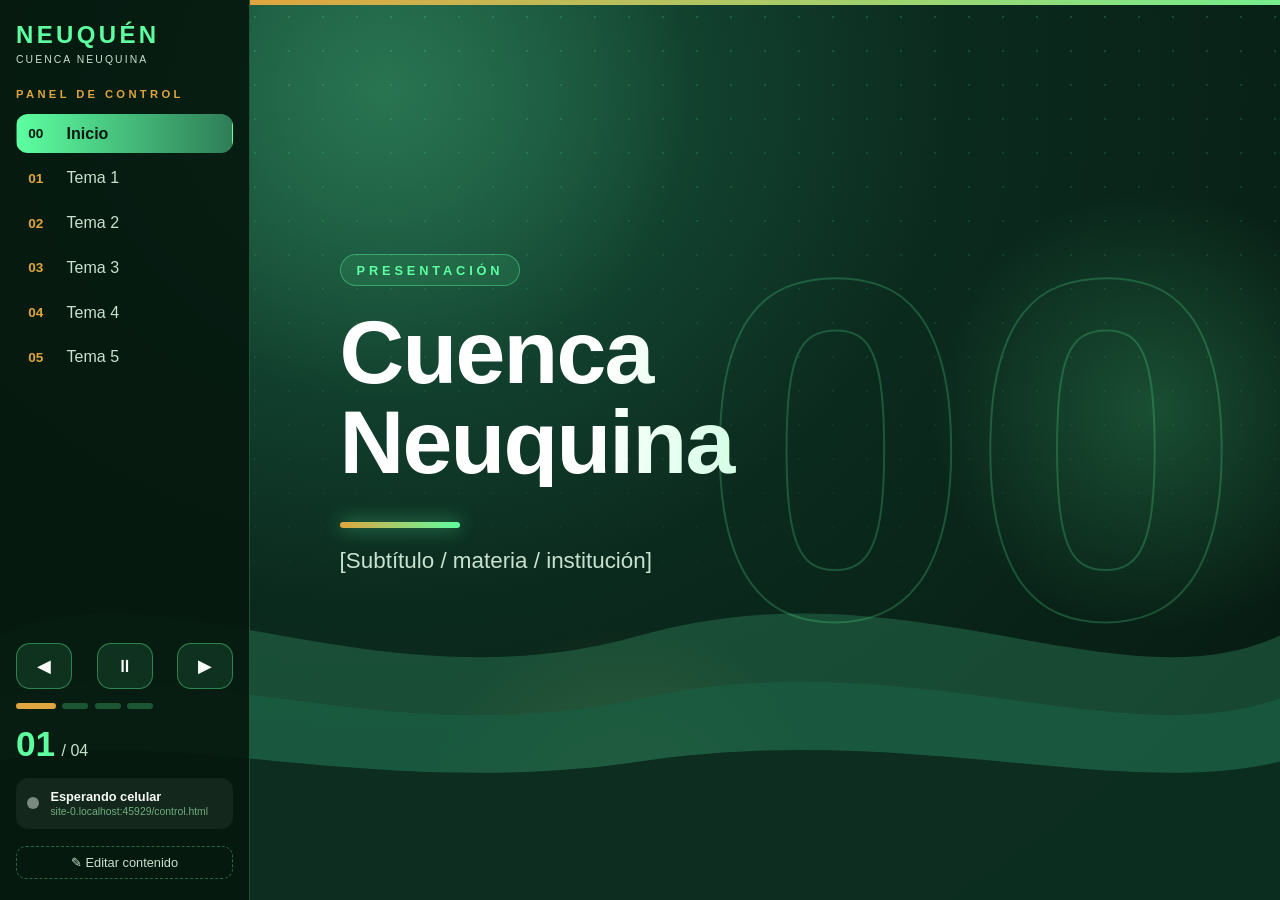
<file: index.html>
<!DOCTYPE html>
<html lang="es">
<head>
<meta charset="UTF-8">
<meta name="viewport" content="width=device-width,initial-scale=1">
<title>Cuenca Neuquina</title>
<link rel="stylesheet" href="css/estilos.css">
</head>
<body data-vista="inicio">
<div class="fondo"><div class="orbe o1"></div><div class="orbe o2"></div><div class="orbe o3"></div><div class="rejilla"></div>
<svg class="estrato e1" viewBox="0 0 2400 200" preserveAspectRatio="none"><path d="M0,60 C150,20 350,100 600,60 S1050,100 1200,60 C1350,20 1550,100 1800,60 S2250,100 2400,60 L2400,200 L0,200Z"/></svg>
<svg class="estrato e2" viewBox="0 0 2400 200" preserveAspectRatio="none"><path d="M0,60 C150,20 350,100 600,60 S1050,100 1200,60 C1350,20 1550,100 1800,60 S2250,100 2400,60 L2400,200 L0,200Z"/></svg>
<svg class="estrato e3" viewBox="0 0 2400 200" preserveAspectRatio="none"><path d="M0,60 C150,20 350,100 600,60 S1050,100 1200,60 C1350,20 1550,100 1800,60 S2250,100 2400,60 L2400,200 L0,200Z"/></svg></div>
<div class="barra"></div>
<aside class="panel">
  <div class="marca"><b>NEUQUÉN</b><small>Cuenca Neuquina</small></div>
  <h3>Panel de control</h3>
  <nav id="nav"></nav>
  <div class="mandos"><button id="btn-ant" title="Anterior (←)">◀</button><button id="btn-play" title="Pausa / Play (espacio)">⏸</button><button id="btn-sig" title="Siguiente (→)">▶</button></div>
  <div class="puntos"></div>
  <div class="contador"><b id="cont-n">01</b><span id="cont-t">/ 01</span></div>
  <div class="remoto"><span class="luz" id="luz"></span><div><strong id="remoto-txt">Esperando celular</strong><small id="remoto-url">...</small></div></div>
  <a class="editar" href="editar.html">✎ Editar contenido</a>
</aside>
<main class="escenario" id="escenario"></main>
<script src="js/config.js"></script>
<script src="js/contenido.js"></script>
<script src="js/presentacion.js"></script>
</body>
</html>
</file>
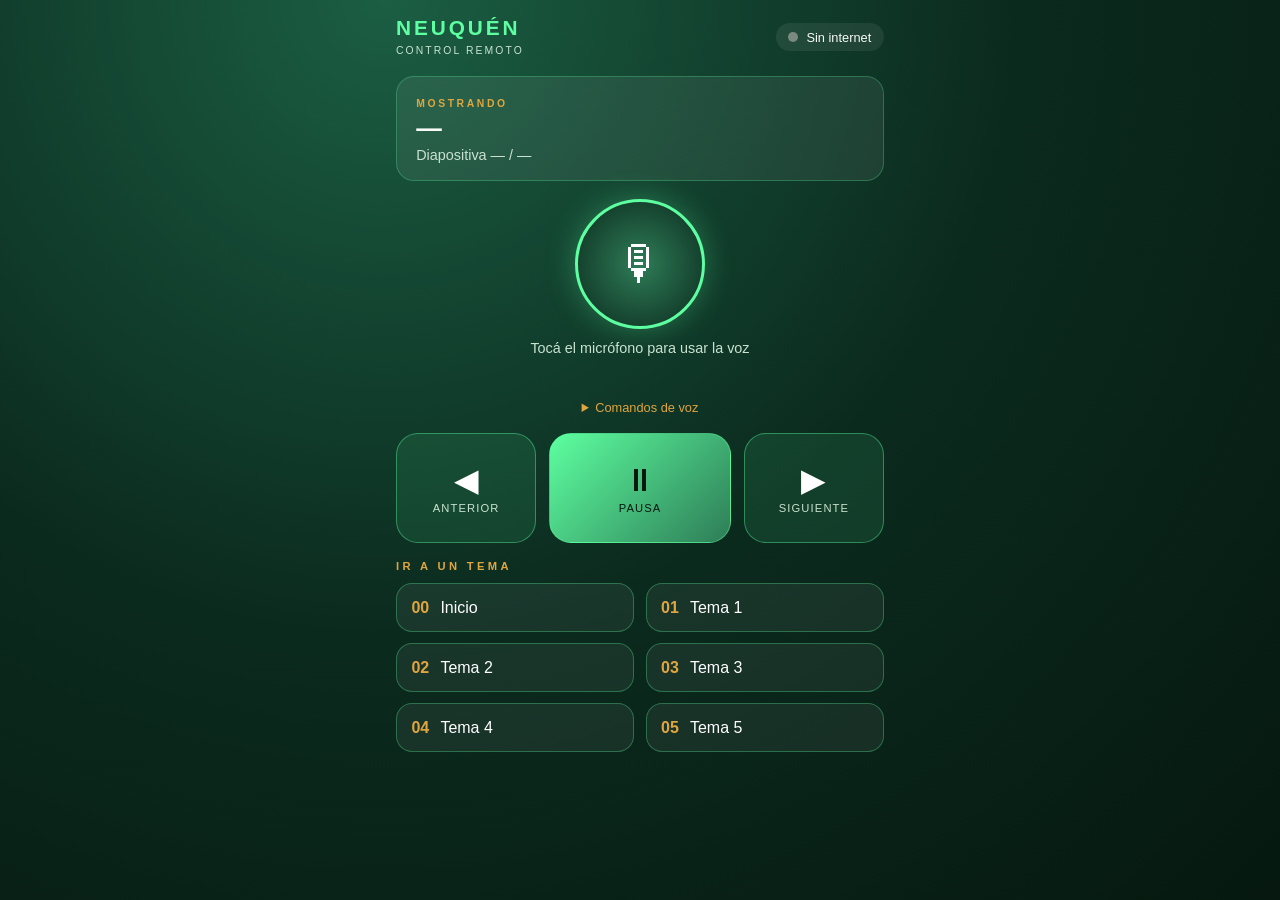
<file: control.html>
<!DOCTYPE html>
<html lang="es">
<head>
<meta charset="UTF-8">
<meta name="viewport" content="width=device-width,initial-scale=1,user-scalable=no">
<meta name="theme-color" content="#06180f">
<title>Control - Cuenca Neuquina</title>
<link rel="stylesheet" href="css/control.css">
</head>
<body>
<header>
  <div><b>NEUQUÉN</b><small>Control remoto</small></div>
  <div class="estado"><span class="luz" id="luz"></span><span id="estado-txt">Conectando...</span></div>
</header>

<section class="ahora">
  <small>Mostrando</small>
  <strong id="ahora-pag">—</strong>
  <span id="ahora-sl">Diapositiva — / —</span>
</section>

<section class="voz">
  <button id="btn-mic" class="mic" aria-label="Activar voz"><span>🎙</span></button>
  <p id="voz-estado">Tocá el micrófono para usar la voz</p>
  <p id="voz-oyo" class="oyo"></p>
  <details><summary>Comandos de voz</summary>
    <p>«siguiente» · «anterior» · «pausa» · «continuar» · «inicio» · «tema 3» · «ir al tema dos» · «primera» · «última»</p>
  </details>
</section>

<section class="mando">
  <button data-cmd="prev" class="grande">◀<small>Anterior</small></button>
  <button data-cmd="toggle" class="grande central" id="btn-toggle">⏸<small>Pausa</small></button>
  <button data-cmd="next" class="grande">▶<small>Siguiente</small></button>
</section>

<section>
  <h2>Ir a un tema</h2>
  <div class="temas" id="temas"></div>
</section>

<script src="js/config.js"></script>
<script src="js/control.js"></script>
</body>
</html>
</file>
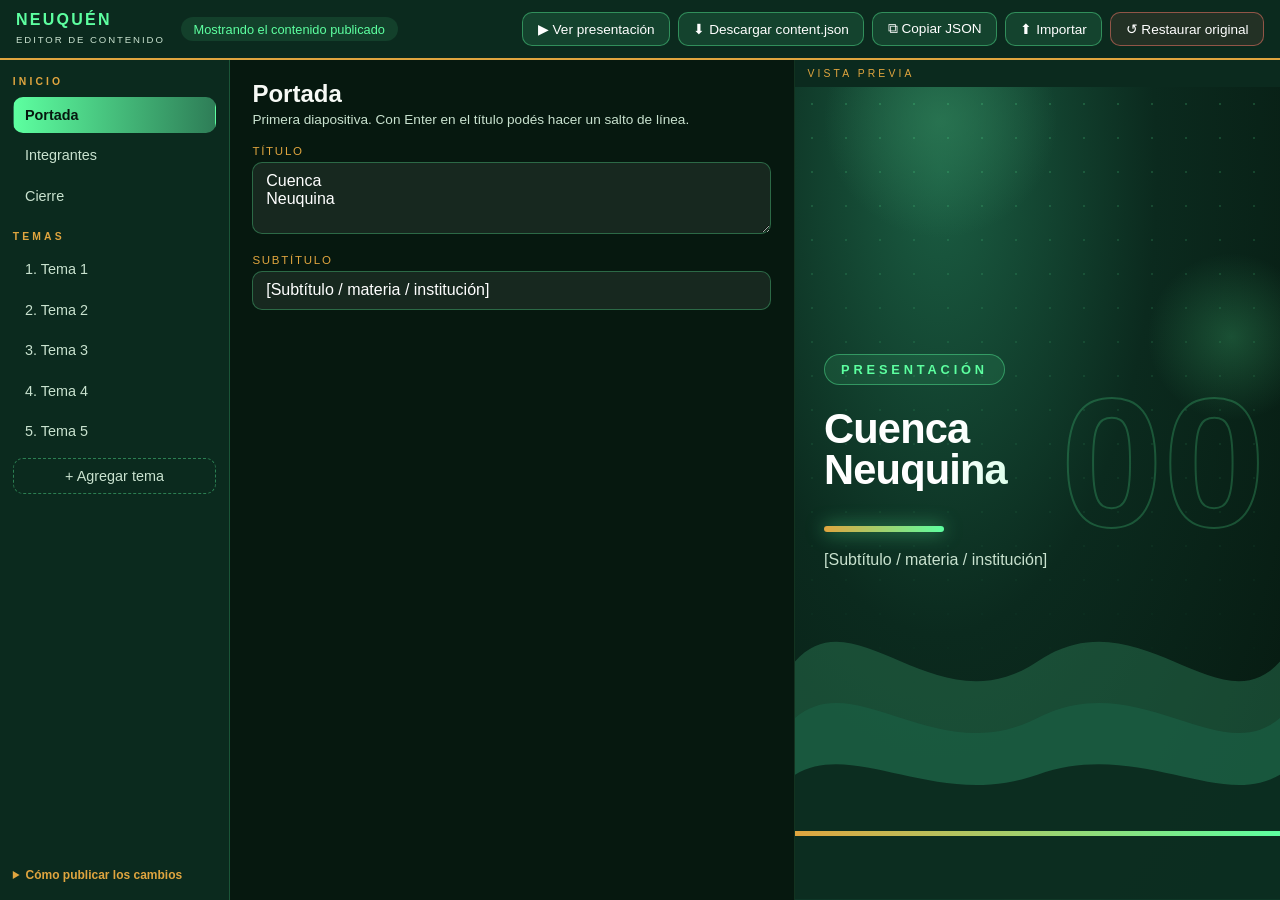
<file: editar.html>
<!DOCTYPE html>
<html lang="es">
<head>
<meta charset="UTF-8">
<meta name="viewport" content="width=device-width,initial-scale=1">
<title>Editor - Cuenca Neuquina</title>
<link rel="stylesheet" href="css/editor.css">
</head>
<body>
<header class="top">
  <div class="logo"><b>NEUQUÉN</b><small>Editor de contenido</small></div>
  <span class="guardado" id="guardado">Cargando…</span>
  <div class="acciones">
    <a class="btn" href="index.html" target="_blank">▶ Ver presentación</a>
    <button class="btn" id="b-descargar">⬇ Descargar content.json</button>
    <button class="btn" id="b-copiar">⧉ Copiar JSON</button>
    <button class="btn" id="b-importar">⬆ Importar</button>
    <button class="btn peligro" id="b-restaurar">↺ Restaurar original</button>
    <input type="file" id="archivo" accept="application/json,.json" hidden>
    <input type="file" id="archivo-img" accept="image/*" hidden>
  </div>
</header>

<div class="marco">
  <aside class="lado" id="lado"></aside>
  <main class="form" id="form"></main>
  <section class="prev">
    <div class="prev-t">Vista previa</div>
    <iframe id="prev" title="Vista previa"></iframe>
  </section>
</div>

<div class="aviso" id="aviso"></div>
<script src="js/contenido.js"></script>
<script src="js/editor.js"></script>
</body>
</html>
</file>
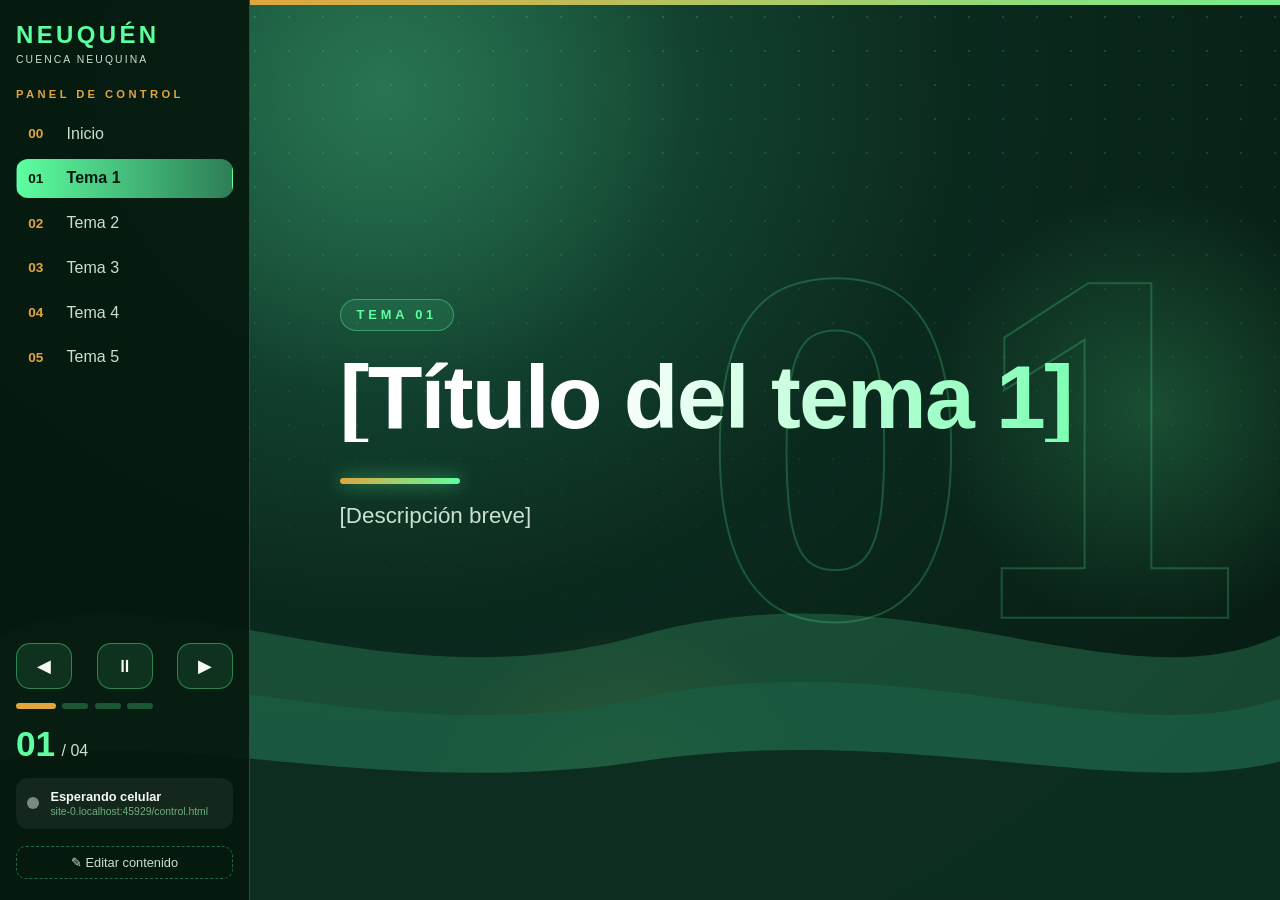
<file: tema.html>
<!DOCTYPE html>
<html lang="es">
<head>
<meta charset="UTF-8">
<meta name="viewport" content="width=device-width,initial-scale=1">
<title>Tema - Cuenca Neuquina</title>
<link rel="stylesheet" href="css/estilos.css">
</head>
<body data-vista="tema">
<div class="fondo"><div class="orbe o1"></div><div class="orbe o2"></div><div class="orbe o3"></div><div class="rejilla"></div>
<svg class="estrato e1" viewBox="0 0 2400 200" preserveAspectRatio="none"><path d="M0,60 C150,20 350,100 600,60 S1050,100 1200,60 C1350,20 1550,100 1800,60 S2250,100 2400,60 L2400,200 L0,200Z"/></svg>
<svg class="estrato e2" viewBox="0 0 2400 200" preserveAspectRatio="none"><path d="M0,60 C150,20 350,100 600,60 S1050,100 1200,60 C1350,20 1550,100 1800,60 S2250,100 2400,60 L2400,200 L0,200Z"/></svg>
<svg class="estrato e3" viewBox="0 0 2400 200" preserveAspectRatio="none"><path d="M0,60 C150,20 350,100 600,60 S1050,100 1200,60 C1350,20 1550,100 1800,60 S2250,100 2400,60 L2400,200 L0,200Z"/></svg></div>
<div class="barra"></div>
<aside class="panel">
  <div class="marca"><b>NEUQUÉN</b><small>Cuenca Neuquina</small></div>
  <h3>Panel de control</h3>
  <nav id="nav"></nav>
  <div class="mandos"><button id="btn-ant" title="Anterior (←)">◀</button><button id="btn-play" title="Pausa / Play (espacio)">⏸</button><button id="btn-sig" title="Siguiente (→)">▶</button></div>
  <div class="puntos"></div>
  <div class="contador"><b id="cont-n">01</b><span id="cont-t">/ 01</span></div>
  <div class="remoto"><span class="luz" id="luz"></span><div><strong id="remoto-txt">Esperando celular</strong><small id="remoto-url">...</small></div></div>
  <a class="editar" href="editar.html">✎ Editar contenido</a>
</aside>
<main class="escenario" id="escenario"></main>
<script src="js/config.js"></script>
<script src="js/contenido.js"></script>
<script src="js/presentacion.js"></script>
</body>
</html>
</file>
<file: css/estilos.css>
/* ===== Paleta Cuenca Neuquina ===== */
:root{
  --verde-950:#06180f;
  --verde-900:#0b2a1e;
  --verde-800:#12402e;
  --verde-700:#1b5e43;
  --verde-600:#2e7d57;
  --verde-400:#6fae7f;
  --verde-neon:#5dffa0;
  --verde-200:#c9e2cf;
  --tierra:#e0a53f;
  --blanco:#f7faf6;
  --dock:250px;
}
*{box-sizing:border-box;margin:0;padding:0}
html,body{height:100%}
body{font-family:"Segoe UI",Arial,sans-serif;background:var(--verde-950);color:var(--blanco);overflow:hidden}

/* ===== Fondo animado: estratos de la cuenca ===== */
.fondo{position:fixed;inset:0;overflow:hidden;
  background:radial-gradient(ellipse at 30% 10%,var(--verde-700) 0,var(--verde-900) 45%,var(--verde-950) 100%)}
.rejilla{position:absolute;inset:0;
  background-image:radial-gradient(rgba(93,255,160,.18) 1px,transparent 1.5px);background-size:34px 34px;
  mask-image:linear-gradient(to bottom,#000,transparent 75%);-webkit-mask-image:linear-gradient(to bottom,#000,transparent 75%)}
.orbe{position:absolute;border-radius:50%}
.o1{width:50vw;height:50vw;left:5vw;top:-18vw;background:radial-gradient(circle,rgba(46,125,87,.7),transparent 68%)}
.o2{width:36vw;height:36vw;right:-8vw;top:20vh;background:radial-gradient(circle,rgba(93,255,160,.2),transparent 68%)}
.o3{width:34vw;height:34vw;left:32vw;bottom:-12vw;background:radial-gradient(circle,rgba(224,165,63,.25),transparent 68%)}
.estrato{position:absolute;left:0;bottom:0;width:200%;height:34%;animation:deriva 40s linear infinite;will-change:transform}
.e1{fill:rgba(46,125,87,.45);height:42%;animation-duration:55s}
.e2{fill:rgba(27,94,67,.7);height:32%;animation-duration:38s;animation-direction:reverse}
.e3{fill:rgba(11,42,30,.92);height:22%;animation-duration:26s}
@keyframes deriva{to{transform:translate3d(-50%,0,0)}}

/* ===== Escenario ===== */
.escenario{position:fixed;inset:0 0 0 var(--dock);overflow:hidden}
.slide{position:absolute;inset:0;display:flex;flex-direction:column;justify-content:center;
  padding:6vh 7vw 14vh;opacity:0;visibility:hidden;transform:translateX(60px);
  transition:opacity .45s ease,transform .45s ease,visibility .45s}
.slide.activa{opacity:1;visibility:visible;transform:none}
.slide.saliendo{transform:translateX(-60px)}
/* número fantasma */
.slide::before{content:attr(data-n);position:absolute;right:3vw;top:50%;transform:translateY(-50%);
  font-size:min(38vw,70vh);font-weight:900;line-height:1;color:transparent;
  -webkit-text-stroke:2px rgba(93,255,160,.22);z-index:-1;pointer-events:none}
/* entrada escalonada */
.slide.activa>*{animation:sube .8s cubic-bezier(.2,.8,.2,1) both}
.slide.activa>*:nth-child(2){animation-delay:.12s}
.slide.activa>*:nth-child(3){animation-delay:.24s}
.slide.activa>*:nth-child(4){animation-delay:.36s}
@keyframes sube{from{opacity:0;transform:translateY(34px)}}

.etiqueta{align-self:flex-start;font-size:.8rem;letter-spacing:.3em;text-transform:uppercase;font-weight:700;
  color:var(--verde-neon);background:rgba(93,255,160,.1);border:1px solid rgba(93,255,160,.4);
  padding:.45rem 1rem;border-radius:99px;margin-bottom:1.4rem;}
h1{font-size:clamp(2.6rem,7vw,6rem);line-height:1;margin-bottom:1rem;font-weight:900;letter-spacing:-.02em;
  background:linear-gradient(100deg,#fff 30%,var(--verde-neon) 100%);-webkit-background-clip:text;background-clip:text;color:transparent}
h2{font-size:clamp(1.9rem,4.4vw,3.4rem);margin-bottom:1.4rem;font-weight:800;letter-spacing:-.01em}
.sub{font-size:clamp(1rem,1.8vw,1.4rem);color:var(--verde-200);max-width:42ch}
.linea{width:120px;height:6px;border-radius:9px;background:linear-gradient(90deg,var(--tierra),var(--verde-neon));margin:1.2rem 0;
  box-shadow:0 0 18px rgba(93,255,160,.6)}

.vacio{border:2px dashed rgba(93,255,160,.4);border-radius:18px;padding:2.4rem;max-width:60ch;
  color:var(--verde-200);background:rgba(255,255,255,.05);}

/* Integrantes */
.integrantes{list-style:none;display:grid;grid-template-columns:repeat(auto-fit,minmax(210px,1fr));gap:1.1rem;max-width:1000px}
.integrantes li{display:flex;align-items:center;gap:.9rem;background:rgba(255,255,255,.07);
  border:1px solid rgba(93,255,160,.25);border-radius:16px;padding:1rem;font-size:1.05rem;transition:.3s}
.integrantes li:hover{transform:translateY(-6px);border-color:var(--verde-neon);box-shadow:0 10px 30px rgba(93,255,160,.18)}
.integrantes em{font-style:normal;font-weight:800;width:46px;height:46px;border-radius:50%;flex:none;display:grid;place-items:center;
  background:linear-gradient(135deg,var(--verde-neon),var(--verde-600));color:var(--verde-950)}

/* Índice de temas */
.temas{display:grid;grid-template-columns:repeat(auto-fit,minmax(190px,1fr));gap:1.1rem;max-width:1050px}
.temas a{position:relative;overflow:hidden;display:block;text-decoration:none;color:var(--blanco);
  background:rgba(255,255,255,.07);border:1px solid rgba(93,255,160,.25);
  border-radius:18px;padding:1.4rem;transition:.3s}
.temas a:hover{transform:translateY(-8px) rotate(-1deg);border-color:var(--verde-neon);box-shadow:0 14px 34px rgba(93,255,160,.22)}
.temas b{display:block;font-size:2.8rem;font-weight:900;color:transparent;-webkit-text-stroke:1.5px var(--tierra)}

/* ===== Panel de control (dock lateral) ===== */
.panel{position:fixed;left:0;top:0;bottom:0;width:var(--dock);z-index:10;display:flex;flex-direction:column;gap:.9rem;
  padding:1.3rem 1rem;background:rgba(6,24,15,.92);border-right:1px solid rgba(93,255,160,.25)}
.marca b{display:block;font-size:1.5rem;font-weight:900;letter-spacing:.14em;color:var(--verde-neon)}
.marca small{color:var(--verde-200);letter-spacing:.2em;text-transform:uppercase;font-size:.65rem}
.panel h3{font-size:.7rem;letter-spacing:.3em;text-transform:uppercase;color:var(--tierra);margin-top:.4rem}
.panel nav{display:flex;flex-direction:column;gap:.35rem;flex:1;overflow-y:auto}
.panel nav a{display:flex;align-items:center;gap:.8rem;color:var(--verde-200);text-decoration:none;padding:.6rem .7rem;border-radius:12px;
  border:1px solid transparent;transition:.25s}
.panel nav a i{font-style:normal;font-weight:800;font-size:.85rem;color:var(--tierra);width:1.6rem}
.panel nav a:hover{background:rgba(93,255,160,.1);border-color:rgba(93,255,160,.3);transform:translateX(4px)}
.panel nav a.actual{background:linear-gradient(90deg,var(--verde-neon),var(--verde-600));color:var(--verde-950);font-weight:700}
.panel nav a.actual i{color:var(--verde-950)}
.mandos{display:flex;justify-content:space-between}
.mandos button{width:56px;height:46px;border-radius:14px;border:1px solid rgba(93,255,160,.4);cursor:pointer;font-size:1.1rem;
  background:rgba(93,255,160,.1);color:var(--blanco);transition:.2s}
.mandos button:hover{background:var(--verde-neon);color:var(--verde-950);box-shadow:0 0 18px rgba(93,255,160,.6)}
.puntos{display:flex;flex-wrap:wrap;gap:.4rem}
.puntos span{width:26px;height:6px;border-radius:9px;background:rgba(93,255,160,.25);cursor:pointer;transition:.3s}
.puntos span.activo{background:var(--tierra);width:40px}
.contador{display:flex;align-items:baseline;gap:.4rem}
.contador b{font-size:2.2rem;font-weight:900;color:var(--verde-neon)}
.contador span{color:var(--verde-200)}
.remoto{display:flex;gap:.7rem;align-items:center;padding:.7rem;border-radius:12px;background:rgba(255,255,255,.06);font-size:.8rem}
.remoto small{display:block;color:var(--verde-400);word-break:break-all;font-size:.65rem;margin-top:2px}
.luz{width:12px;height:12px;border-radius:50%;background:#7a8a80;flex:none}
.luz.on{background:var(--verde-neon);box-shadow:0 0 12px var(--verde-neon);animation:pulso 1.6s infinite}
@keyframes pulso{50%{opacity:.4}}
.barra{position:fixed;left:var(--dock);right:0;top:0;height:5px;width:100%;transform:scaleX(0);transform-origin:left;background:linear-gradient(90deg,var(--tierra),var(--verde-neon));z-index:11}
/* aviso al recibir un comando */
.toast{position:fixed;right:2vw;top:2vh;z-index:20;padding:.7rem 1.2rem;border-radius:99px;font-weight:700;
  background:var(--verde-neon);color:var(--verde-950);opacity:0;transform:translateY(-12px);transition:.3s;pointer-events:none}
.toast.ver{opacity:1;transform:none}

@media(max-width:800px){
  :root{--dock:0px}
  .panel{top:auto;width:100%;height:64px;flex-direction:row;align-items:center;padding:0 .6rem;border-right:0;border-top:1px solid rgba(93,255,160,.3)}
  .panel .marca,.panel h3,.puntos,.contador,.remoto{display:none}
  .panel nav{flex-direction:row}
  .panel nav a span{display:none}
  .escenario{bottom:64px}
  .barra{bottom:64px;top:auto}
  .slide{padding:5vh 6vw}
}

@media(prefers-reduced-motion:reduce){.estrato{animation:none}.slide.activa>*{animation:none}}

/* ===== Contenido editable: texto, listas e imagen ===== */
.cuerpo{display:grid;gap:2rem;align-items:center;max-width:1100px}
.cuerpo.con-imagen{grid-template-columns:1.1fr 1fr}
.texto .sub{max-width:60ch;margin-bottom:.8rem;font-size:clamp(1rem,1.7vw,1.3rem);color:var(--blanco)}
.lista{list-style:none;display:grid;gap:.7rem;font-size:clamp(1rem,1.7vw,1.3rem);max-width:60ch}
.lista li{position:relative;padding-left:1.8rem}
.lista li::before{content:"";position:absolute;left:0;top:.5em;width:.7rem;height:.7rem;border-radius:50%;
  background:var(--verde-neon);box-shadow:0 0 10px rgba(93,255,160,.7)}
.imagen{border-radius:18px;overflow:hidden;border:1px solid rgba(93,255,160,.35);box-shadow:0 14px 40px rgba(0,0,0,.4)}
.imagen img{display:block;width:100%;max-height:52vh;object-fit:cover}
.editar{margin-top:.2rem;text-align:center;font-size:.8rem;color:var(--verde-200);text-decoration:none;
  padding:.5rem;border-radius:10px;border:1px dashed rgba(93,255,160,.35)}
.editar:hover{background:rgba(93,255,160,.12);color:var(--blanco)}

/* Vista previa dentro del editor: sin panel */
body.preview{--dock:0px}
body.preview .panel{display:none}
@media(max-width:800px){.cuerpo.con-imagen{grid-template-columns:1fr}.editar{display:none}}
</file>
<file: css/control.css>
:root{--v950:#06180f;--v900:#0b2a1e;--v700:#1b5e43;--v600:#2e7d57;--neon:#5dffa0;--v200:#c9e2cf;--tierra:#e0a53f}
*{box-sizing:border-box;margin:0;padding:0;-webkit-tap-highlight-color:transparent}
body{font-family:"Segoe UI",Arial,sans-serif;color:#f7faf6;min-height:100vh;padding:1rem 1rem 2rem;
  background:radial-gradient(ellipse at 30% 0,var(--v700),var(--v900) 50%,var(--v950));
  display:flex;flex-direction:column;gap:1.1rem;max-width:520px;margin:0 auto;user-select:none}
header{display:flex;justify-content:space-between;align-items:center}
header b{display:block;font-size:1.3rem;letter-spacing:.14em;color:var(--neon);font-weight:900}
header small{color:var(--v200);letter-spacing:.2em;text-transform:uppercase;font-size:.65rem}
.estado{display:flex;align-items:center;gap:.5rem;font-size:.8rem;background:rgba(255,255,255,.07);padding:.4rem .8rem;border-radius:99px}
.luz{width:10px;height:10px;border-radius:50%;background:#7a8a80}
.luz.on{background:var(--neon);box-shadow:0 0 10px var(--neon)}
.luz.err{background:#ff6b5d}

.ahora{background:rgba(255,255,255,.07);border:1px solid rgba(93,255,160,.25);border-radius:18px;padding:1rem 1.2rem}
.ahora small{color:var(--tierra);letter-spacing:.25em;text-transform:uppercase;font-size:.65rem;font-weight:700}
.ahora strong{display:block;font-size:1.6rem;margin:.2rem 0}
.ahora span{color:var(--v200);font-size:.9rem}

.voz{text-align:center}
.mic{width:130px;height:130px;border-radius:50%;border:3px solid var(--neon);font-size:3rem;cursor:pointer;color:#fff;
  background:radial-gradient(circle,var(--v600),var(--v900));box-shadow:0 0 30px rgba(93,255,160,.3);transition:.2s}
.mic.escuchando{background:radial-gradient(circle,var(--neon),var(--v600));box-shadow:0 0 0 0 rgba(93,255,160,.7);animation:onda 1.4s infinite}
@keyframes onda{to{box-shadow:0 0 0 38px rgba(93,255,160,0)}}
.voz p{margin-top:.7rem;color:var(--v200);font-size:.9rem}
.oyo{min-height:1.4em;color:var(--neon)!important;font-weight:700;font-size:1.05rem!important}
details{margin-top:.6rem;font-size:.8rem;color:var(--v200)}
summary{cursor:pointer;color:var(--tierra)}

.mando{display:grid;grid-template-columns:1fr 1.3fr 1fr;gap:.8rem}
button{font-family:inherit}
.grande{height:110px;border-radius:22px;border:1px solid rgba(93,255,160,.4);background:rgba(93,255,160,.1);color:#fff;
  font-size:2rem;display:flex;flex-direction:column;align-items:center;justify-content:center;gap:.2rem;cursor:pointer;transition:.12s}
.grande small{font-size:.7rem;letter-spacing:.1em;text-transform:uppercase;color:var(--v200)}
.grande:active{transform:scale(.94);background:var(--neon);color:var(--v950)}
.grande:active small{color:var(--v950)}
.central{background:linear-gradient(135deg,var(--neon),var(--v600));color:var(--v950)}
.central small{color:var(--v950)}

h2{font-size:.7rem;letter-spacing:.3em;text-transform:uppercase;color:var(--tierra);margin-bottom:.7rem}
.temas{display:grid;grid-template-columns:1fr 1fr;gap:.7rem}
.temas button{display:flex;align-items:center;gap:.7rem;padding:.9rem;border-radius:16px;text-align:left;cursor:pointer;
  border:1px solid rgba(93,255,160,.3);background:rgba(255,255,255,.06);color:#fff;font-size:1rem}
.temas button i{font-style:normal;font-weight:900;color:var(--tierra)}
.temas button.actual{background:linear-gradient(90deg,var(--neon),var(--v600));color:var(--v950);font-weight:700}
.temas button.actual i{color:var(--v950)}
.temas button:active{transform:scale(.96)}
</file>
<file: css/editor.css>
:root{--v950:#06180f;--v900:#0b2a1e;--v800:#12402e;--v700:#1b5e43;--v600:#2e7d57;--neon:#5dffa0;--v200:#c9e2cf;--tierra:#e0a53f;--rojo:#ff7b6b}
*{box-sizing:border-box;margin:0;padding:0}
html,body{height:100%}
body{font-family:"Segoe UI",Arial,sans-serif;background:var(--v950);color:#f7faf6;display:flex;flex-direction:column;overflow:hidden}

.top{display:flex;align-items:center;gap:1rem;flex-wrap:wrap;padding:.7rem 1rem;background:var(--v900);border-bottom:2px solid var(--tierra)}
.logo b{display:block;color:var(--neon);letter-spacing:.14em;font-weight:900}
.logo small{color:var(--v200);letter-spacing:.2em;text-transform:uppercase;font-size:.6rem}
.guardado{font-size:.8rem;color:var(--neon);background:rgba(93,255,160,.1);padding:.3rem .8rem;border-radius:99px}
.guardado.error{color:var(--rojo);background:rgba(255,123,107,.12)}
.acciones{margin-left:auto;display:flex;gap:.5rem;flex-wrap:wrap}
.btn{font:inherit;font-size:.85rem;color:#fff;text-decoration:none;cursor:pointer;padding:.5rem .9rem;border-radius:10px;
  background:rgba(93,255,160,.12);border:1px solid rgba(93,255,160,.4)}
.btn:hover{background:var(--neon);color:var(--v950)}
.btn.peligro{border-color:rgba(255,123,107,.5);background:rgba(255,123,107,.1)}
.btn.peligro:hover{background:var(--rojo);color:var(--v950)}
.btn.chico{padding:.3rem .6rem;font-size:.8rem}

.marco{flex:1;display:grid;grid-template-columns:230px minmax(320px,1fr) minmax(280px,38%);min-height:0}
.lado{background:var(--v900);border-right:1px solid rgba(93,255,160,.2);padding:1rem .8rem;overflow-y:auto;display:flex;flex-direction:column;gap:.3rem}
.lado h3{font-size:.65rem;letter-spacing:.3em;text-transform:uppercase;color:var(--tierra);margin:.8rem 0 .3rem}
.lado h3:first-child{margin-top:0}
.lado button{font:inherit;text-align:left;color:var(--v200);background:none;border:1px solid transparent;border-radius:10px;
  padding:.55rem .7rem;cursor:pointer;font-size:.9rem}
.lado button:hover{background:rgba(93,255,160,.1)}
.lado button.sel{background:linear-gradient(90deg,var(--neon),var(--v600));color:var(--v950);font-weight:700}
.lado .nuevo{border:1px dashed rgba(93,255,160,.4);text-align:center;margin-top:.3rem}
.ayuda{margin-top:auto;padding-top:1rem;font-size:.75rem;color:var(--v200);line-height:1.5}
.ayuda summary{cursor:pointer;color:var(--tierra);font-weight:700}
.ayuda ol{margin:.5rem 0 0 1.1rem}

.form{padding:1.2rem 1.4rem 3rem;overflow-y:auto}
.form h1{font-size:1.5rem;margin-bottom:.3rem}
.form .nota{color:var(--v200);font-size:.85rem;margin-bottom:1.1rem}
.campo{display:block;margin-bottom:1rem}
.campo>span{display:block;font-size:.72rem;letter-spacing:.15em;text-transform:uppercase;color:var(--tierra);margin-bottom:.3rem}
.campo small{display:block;color:var(--v200);font-size:.75rem;margin-top:.25rem}
input[type=text],textarea{width:100%;font:inherit;color:#fff;background:rgba(255,255,255,.07);border:1px solid rgba(93,255,160,.3);
  border-radius:10px;padding:.6rem .8rem}
textarea{resize:vertical;min-height:4.5rem}
input:focus,textarea:focus{outline:2px solid var(--neon);border-color:transparent}
.barra-tema{display:flex;gap:.5rem;flex-wrap:wrap;margin:.3rem 0 1.2rem}
.diap{background:rgba(255,255,255,.05);border:1px solid rgba(93,255,160,.25);border-radius:16px;padding:1rem;margin-bottom:1rem}
.diap-cab{display:flex;align-items:center;gap:.4rem;margin-bottom:.8rem}
.diap-cab b{color:var(--neon);margin-right:auto}
.fila{display:flex;gap:.5rem;margin-bottom:.5rem}
.fila input{flex:1}
.miniatura{max-height:90px;max-width:100%;border-radius:8px;margin-top:.5rem;display:block}
.img-fila{display:flex;gap:.5rem}
.img-fila input{flex:1}

.prev{border-left:1px solid rgba(93,255,160,.2);display:flex;flex-direction:column;min-height:0;background:#000}
.prev-t{font-size:.65rem;letter-spacing:.3em;text-transform:uppercase;color:var(--tierra);padding:.5rem .8rem;background:var(--v900)}
.prev iframe{flex:1;border:0;width:100%}

.aviso{position:fixed;left:50%;bottom:1.2rem;transform:translate(-50%,20px);background:var(--neon);color:var(--v950);
  padding:.6rem 1.2rem;border-radius:99px;font-weight:700;opacity:0;transition:.3s;pointer-events:none}
.aviso.ver{opacity:1;transform:translate(-50%,0)}

@media(max-width:1000px){
  body{overflow:auto}
  .marco{display:block}
  .lado{flex-direction:row;flex-wrap:wrap;border-right:0;border-bottom:1px solid rgba(93,255,160,.2)}
  .lado h3{width:100%}
  .ayuda{display:none}
  .prev{height:60vh;border-left:0}
}
</file>
